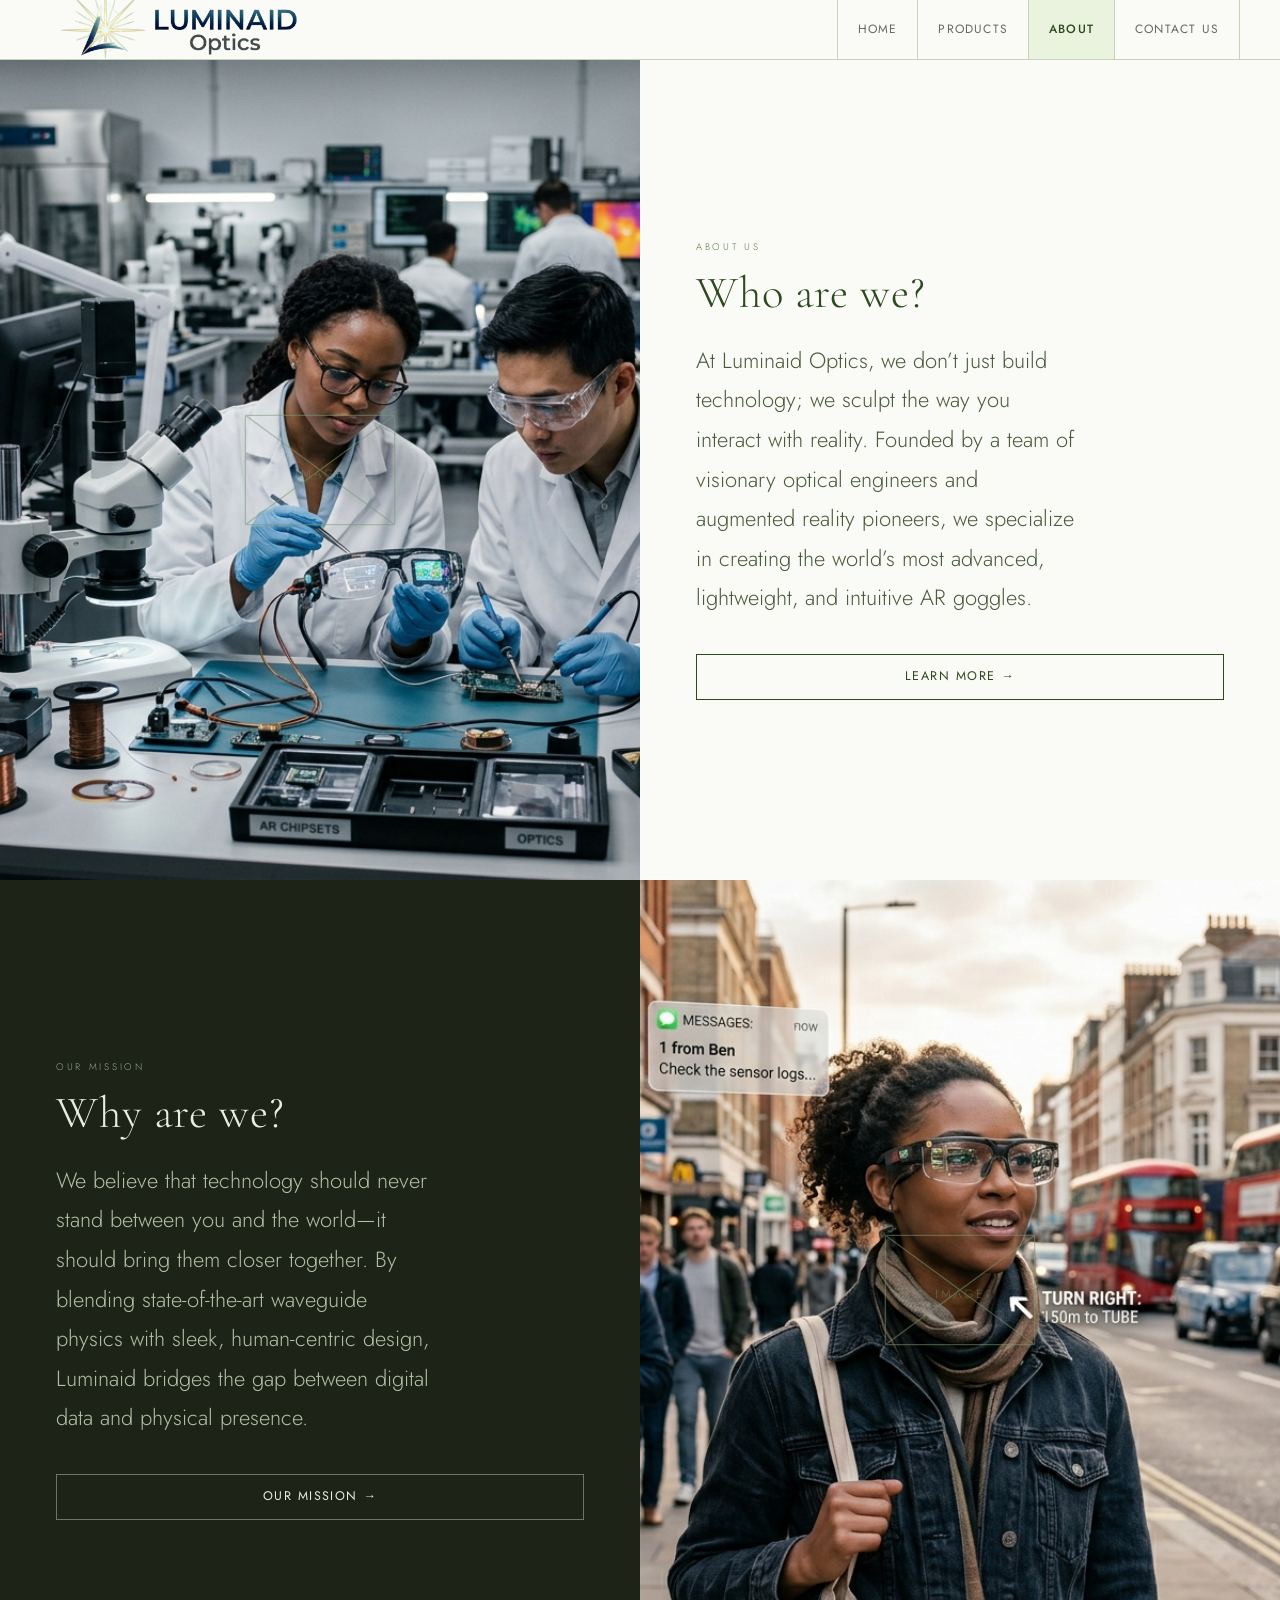
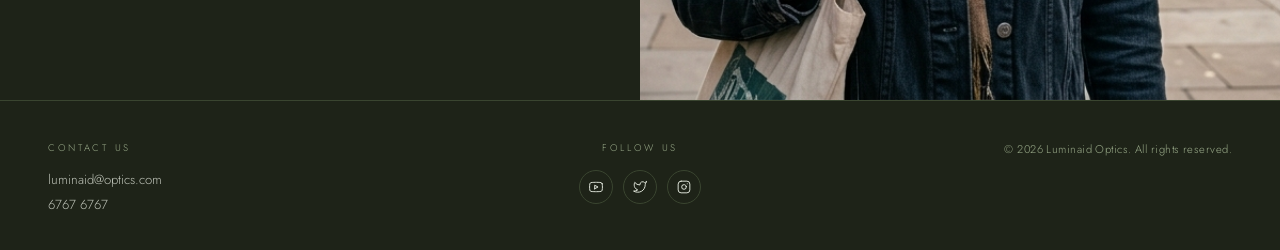
<file: aboutus.html>
<!DOCTYPE html>
<html lang="en">
<head>
  <meta charset="UTF-8"/>
  <meta name="viewport" content="width=device-width, initial-scale=1.0"/>
  <title>About — Luminaid optics</title>
  <link rel="preconnect" href="https://fonts.googleapis.com"/>
  <link href="https://fonts.googleapis.com/css2?family=Cormorant+Garamond:ital,wght@0,300;0,400;0,600;1,300;1,400&family=Jost:wght@300;400;500&display=swap" rel="stylesheet"/>
  <link rel="stylesheet" href="style.css"/>
</head>
<body>

  <!-- NAV -->
  <nav>
  <a href="index.html"><img src="images/Gemini_Generated_Image_uzxzguzxzguzxzgu-removebg-preview.png" alt="logo" class="logo-img"/></a>
    <ul class="nav-links">
      <li><a href="index.html">Home</a></li>
      <li><a href="products.html">Products</a></li>
      <li><a href="aboutus.html" class="active">About</a></li>
      <li><a href="contactus.html">Contact Us</a></li>
    </ul>
  </nav>

  <!-- SECTION 1: Who are we? -->
  <section class="split-section split-section--light">
    <div class="split-image split-image--sage">
      <div class="img-placeholder">
        <svg viewBox="0 0 120 90" fill="none" stroke="currentColor" stroke-width="1" xmlns="http://www.w3.org/2000/svg">
          <rect x="4" y="4" width="112" height="82" rx="1"/>
          <line x1="4" y1="4" x2="116" y2="86"/>
          <line x1="116" y1="4" x2="4" y2="86"/>
          <text x="50%" y="54%" dominant-baseline="middle" text-anchor="middle" font-family="Jost,sans-serif" font-size="9" letter-spacing="2" fill="currentColor" stroke="none">IMAGE</text>
        </svg>
      </div>
    </div>
    <div class="split-content split-content--right">
      <p class="about-label">About Us</p>
      <h2>Who are we?</h2>
      <p class="body-text">At Luminaid Optics, we don’t just build technology; we sculpt the way you interact with reality. Founded by a team of visionary optical engineers and augmented reality pioneers, we specialize in creating the world’s most advanced, lightweight, and intuitive AR goggles.</p>
      <a href="contactus.html" class="btn-outline">Learn more &rarr;</a>
    </div>
  </section>

  <!-- SECTION 2: Why are we? -->
  <section class="split-section split-section--dark">
    <div class="split-content split-content--left">
      <p class="about-label">Our Mission</p>
      <h2>Why are we?</h2>
      <p class="body-text">We believe that technology should never stand between you and the world—it should bring them closer together. By blending state-of-the-art waveguide physics with sleek, human-centric design, Luminaid bridges the gap between digital data and physical presence.</p>
      <a href="#" class="btn-outline">Our mission &rarr;</a>
    </div>
    <div class="split-image split-image--blue">
      <div class="img-placeholder">
        <svg viewBox="0 0 120 90" fill="none" stroke="currentColor" stroke-width="1" xmlns="http://www.w3.org/2000/svg">
          <rect x="4" y="4" width="112" height="82" rx="1"/>
          <line x1="4" y1="4" x2="116" y2="86"/>
          <line x1="116" y1="4" x2="4" y2="86"/>
          <text x="50%" y="54%" dominant-baseline="middle" text-anchor="middle" font-family="Jost,sans-serif" font-size="9" letter-spacing="2" fill="currentColor" stroke="none">IMAGE</text>
        </svg>
      </div>
    </div>
  </section>

  <!-- FOOTER -->
  <footer>
    <div class="footer-col">
      <p class="footer-label">Contact Us</p>
      <p class="footer-detail">luminaid@optics.com</p>
      <p class="footer-detail">6767 6767</p>
    </div>
    <div class="footer-col footer-col--center">
      <p class="footer-label">Follow Us</p>
      <div class="footer-social-icons">
        <a href="#" class="footer-social-icon" aria-label="YouTube">
          <svg viewBox="0 0 24 24" fill="none" stroke="currentColor" stroke-width="1.6" stroke-linecap="round" stroke-linejoin="round">
            <path d="M22.54 6.42a2.78 2.78 0 0 0-1.95-1.96C18.88 4 12 4 12 4s-6.88 0-8.59.46A2.78 2.78 0 0 0 1.46 6.42 29 29 0 0 0 1 12a29 29 0 0 0 .46 5.58 2.78 2.78 0 0 0 1.95 1.96C5.12 20 12 20 12 20s6.88 0 8.59-.46a2.78 2.78 0 0 0 1.95-1.96A29 29 0 0 0 23 12a29 29 0 0 0-.46-5.58z"/>
            <polygon points="9.75 15.02 15.5 12 9.75 8.98 9.75 15.02"/>
          </svg>
        </a>
        <a href="#" class="footer-social-icon" aria-label="Twitter">
          <svg viewBox="0 0 24 24" fill="none" stroke="currentColor" stroke-width="1.6" stroke-linecap="round" stroke-linejoin="round">
            <path d="M23 3a10.9 10.9 0 0 1-3.14 1.53 4.48 4.48 0 0 0-7.86 3v1A10.66 10.66 0 0 1 3 4s-4 9 5 13a11.64 11.64 0 0 1-7 2c9 5 20 0 20-11.5a4.5 4.5 0 0 0-.08-.83A7.72 7.72 0 0 0 23 3z"/>
          </svg>
        </a>
        <a href="#" class="footer-social-icon" aria-label="Instagram">
          <svg viewBox="0 0 24 24" fill="none" stroke="currentColor" stroke-width="1.6" stroke-linecap="round" stroke-linejoin="round">
            <rect x="2" y="2" width="20" height="20" rx="5" ry="5"/>
            <path d="M16 11.37A4 4 0 1 1 12.63 8 4 4 0 0 1 16 11.37z"/>
            <line x1="17.5" y1="6.5" x2="17.51" y2="6.5"/>
          </svg>
        </a>
      </div>
    </div>
    <div class="footer-col footer-col--right">
      <p class="footer-copyright">© 2026 Luminaid Optics. All rights reserved.</p>
    </div>
  </footer>

  <script>
    const observer = new IntersectionObserver((entries) => {
      entries.forEach(e => { if (e.isIntersecting) e.target.classList.add('visible'); });
    }, { threshold: 0.1 });
    document.querySelectorAll('.split-content, .split-image').forEach(el => observer.observe(el));
  </script>
</body>
</html>
</file>
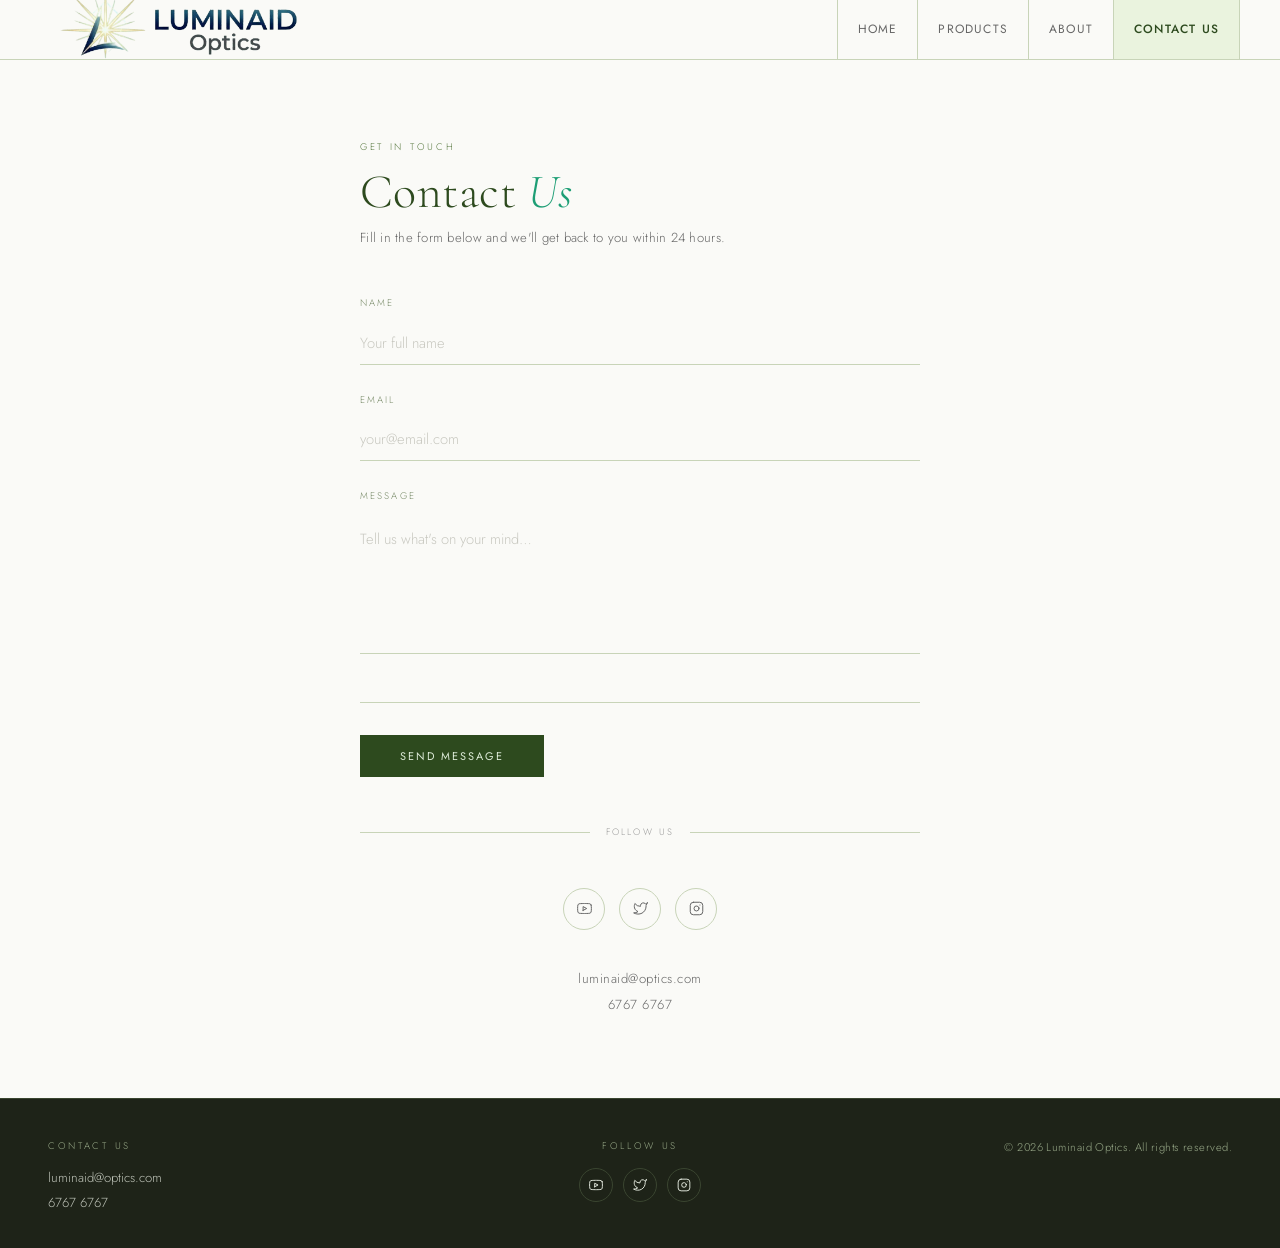
<file: contactus.html>
<!DOCTYPE html>
<html lang="en">
<head>
  <meta charset="UTF-8"/>
  <meta name="viewport" content="width=device-width, initial-scale=1.0"/>
  <title>Contact Us — Luminaid Optics</title>
  <link rel="preconnect" href="https://fonts.googleapis.com"/>
  <link href="https://fonts.googleapis.com/css2?family=Cormorant+Garamond:ital,wght@0,300;0,400;0,600;1,300;1,400&family=Jost:wght@300;400;500&display=swap" rel="stylesheet"/>
  <link rel="stylesheet" href="style.css"/>
  <style>

   
    @keyframes fadeUp {
      to { opacity: 1; transform: translateY(0); }
    }

  </style>
</head>
<body>

  <!-- NAV -->
  <nav>
    <a href="index.html"><img src="images/Gemini_Generated_Image_uzxzguzxzguzxzgu-removebg-preview.png" alt="logo" class="logo-img"/></a>
    <ul class="nav-links">
      <li><a href="index.html">Home</a></li>
      <li><a href="products_page.html">Products</a></li>
      <li><a href="aboutus.html">About</a></li>
      <li><a href="contactus.html" class="active">Contact Us</a></li>
    </ul>
  </nav>

  <!-- MAIN -->
  <div class="contact-page">
    <div class="contact-card">

      <p class="contact-eyebrow">Get in touch</p>
      <h1 class="contact-heading">Contact <em>Us</em></h1>
      <p class="contact-sub">Fill in the form below and we'll get back to you within 24 hours.</p>

      <!-- Name -->
      <div class="form-group">
        <label class="form-label" for="name">Name</label>
        <input class="form-input" type="text" id="name" placeholder="Your full name"/>
      </div>

      <!-- Email -->
      <div class="form-group">
        <label class="form-label" for="email">Email</label>
        <input class="form-input" type="email" id="email" placeholder="your@email.com"/>
      </div>

      <!-- Message -->
      <div class="form-group">
        <label class="form-label" for="message">Message</label>
        <textarea class="form-textarea" id="message" placeholder="Tell us what's on your mind…"></textarea>
      </div>

      <!-- Submit -->
      <div class="form-submit-row">
        <button class="btn-submit" onclick="handleSubmit()">Send message</button>
      </div>

      <div class="form-success" id="successMsg">
        <svg width="15" height="15" viewBox="0 0 24 24" fill="none" stroke="currentColor" stroke-width="2" stroke-linecap="round" stroke-linejoin="round"><polyline points="20 6 9 17 4 12"/></svg>
        Message sent — we'll be in touch soon.
      </div>

      <!-- Divider -->
      <div class="contact-divider"><span>Follow us</span></div>

      <!-- Social icons -->
      <div class="contact-socials">
        <a href="#" class="contact-social-btn" aria-label="YouTube">
          <svg viewBox="0 0 24 24" fill="none" stroke="currentColor" stroke-width="1.6" stroke-linecap="round" stroke-linejoin="round">
            <path d="M22.54 6.42a2.78 2.78 0 0 0-1.95-1.96C18.88 4 12 4 12 4s-6.88 0-8.59.46A2.78 2.78 0 0 0 1.46 6.42 29 29 0 0 0 1 12a29 29 0 0 0 .46 5.58 2.78 2.78 0 0 0 1.95 1.96C5.12 20 12 20 12 20s6.88 0 8.59-.46a2.78 2.78 0 0 0 1.95-1.96A29 29 0 0 0 23 12a29 29 0 0 0-.46-5.58z"/>
            <polygon points="9.75 15.02 15.5 12 9.75 8.98 9.75 15.02"/>
          </svg>
        </a>
        <a href="#" class="contact-social-btn" aria-label="Twitter">
          <svg viewBox="0 0 24 24" fill="none" stroke="currentColor" stroke-width="1.6" stroke-linecap="round" stroke-linejoin="round">
            <path d="M23 3a10.9 10.9 0 0 1-3.14 1.53 4.48 4.48 0 0 0-7.86 3v1A10.66 10.66 0 0 1 3 4s-4 9 5 13a11.64 11.64 0 0 1-7 2c9 5 20 0 20-11.5a4.5 4.5 0 0 0-.08-.83A7.72 7.72 0 0 0 23 3z"/>
          </svg>
        </a>
        <a href="#" class="contact-social-btn" aria-label="Instagram">
          <svg viewBox="0 0 24 24" fill="none" stroke="currentColor" stroke-width="1.6" stroke-linecap="round" stroke-linejoin="round">
            <rect x="2" y="2" width="20" height="20" rx="5" ry="5"/>
            <path d="M16 11.37A4 4 0 1 1 12.63 8 4 4 0 0 1 16 11.37z"/>
            <line x1="17.5" y1="6.5" x2="17.51" y2="6.5"/>
          </svg>
        </a>
      </div>

      <!-- Contact details -->
      <div class="contact-details">
        <p class="contact-detail-line">luminaid@optics.com</p>
        <p class="contact-detail-line">6767 6767</p>
      </div>

    </div>
  </div>

  <!-- FOOTER -->
  <footer>
    <div class="footer-col">
      <p class="footer-label">Contact Us</p>
      <p class="footer-detail">luminaid@optics.com</p>
      <p class="footer-detail">6767 6767</p>
    </div>
    <div class="footer-col footer-col--center">
      <p class="footer-label">Follow Us</p>
      <div class="footer-social-icons">
        <a href="#" class="footer-social-icon" aria-label="YouTube">
          <svg viewBox="0 0 24 24" fill="none" stroke="currentColor" stroke-width="1.6" stroke-linecap="round" stroke-linejoin="round">
            <path d="M22.54 6.42a2.78 2.78 0 0 0-1.95-1.96C18.88 4 12 4 12 4s-6.88 0-8.59.46A2.78 2.78 0 0 0 1.46 6.42 29 29 0 0 0 1 12a29 29 0 0 0 .46 5.58 2.78 2.78 0 0 0 1.95 1.96C5.12 20 12 20 12 20s6.88 0 8.59-.46a2.78 2.78 0 0 0 1.95-1.96A29 29 0 0 0 23 12a29 29 0 0 0-.46-5.58z"/>
            <polygon points="9.75 15.02 15.5 12 9.75 8.98 9.75 15.02"/>
          </svg>
        </a>
        <a href="#" class="footer-social-icon" aria-label="Twitter">
          <svg viewBox="0 0 24 24" fill="none" stroke="currentColor" stroke-width="1.6" stroke-linecap="round" stroke-linejoin="round">
            <path d="M23 3a10.9 10.9 0 0 1-3.14 1.53 4.48 4.48 0 0 0-7.86 3v1A10.66 10.66 0 0 1 3 4s-4 9 5 13a11.64 11.64 0 0 1-7 2c9 5 20 0 20-11.5a4.5 4.5 0 0 0-.08-.83A7.72 7.72 0 0 0 23 3z"/>
          </svg>
        </a>
        <a href="#" class="footer-social-icon" aria-label="Instagram">
          <svg viewBox="0 0 24 24" fill="none" stroke="currentColor" stroke-width="1.6" stroke-linecap="round" stroke-linejoin="round">
            <rect x="2" y="2" width="20" height="20" rx="5" ry="5"/>
            <path d="M16 11.37A4 4 0 1 1 12.63 8 4 4 0 0 1 16 11.37z"/>
            <line x1="17.5" y1="6.5" x2="17.51" y2="6.5"/>
          </svg>
        </a>
      </div>
    </div>
    <div class="footer-col footer-col--right">
      <p class="footer-copyright">© 2026 Luminaid Optics. All rights reserved.</p>
    </div>
  </footer>

  <script>
    function handleSubmit() {
      const name    = document.getElementById('name').value.trim();
      const email   = document.getElementById('email').value.trim();
      const message = document.getElementById('message').value.trim();
      const fields  = [
        { id: 'name',    val: name },
        { id: 'email',   val: email },
        { id: 'message', val: message }
      ];
      let valid = true;
      fields.forEach(({ id, val }) => {
        const el = document.getElementById(id);
        if (!val) {
          el.style.borderBottomColor = '#c0392b';
          valid = false;
          setTimeout(() => el.style.borderBottomColor = '', 2000);
        }
      });
      if (!valid) return;
      document.getElementById('successMsg').classList.add('visible');
      fields.forEach(({ id }) => { document.getElementById(id).value = ''; });
    }
  </script>
</body>
</html>
</file>
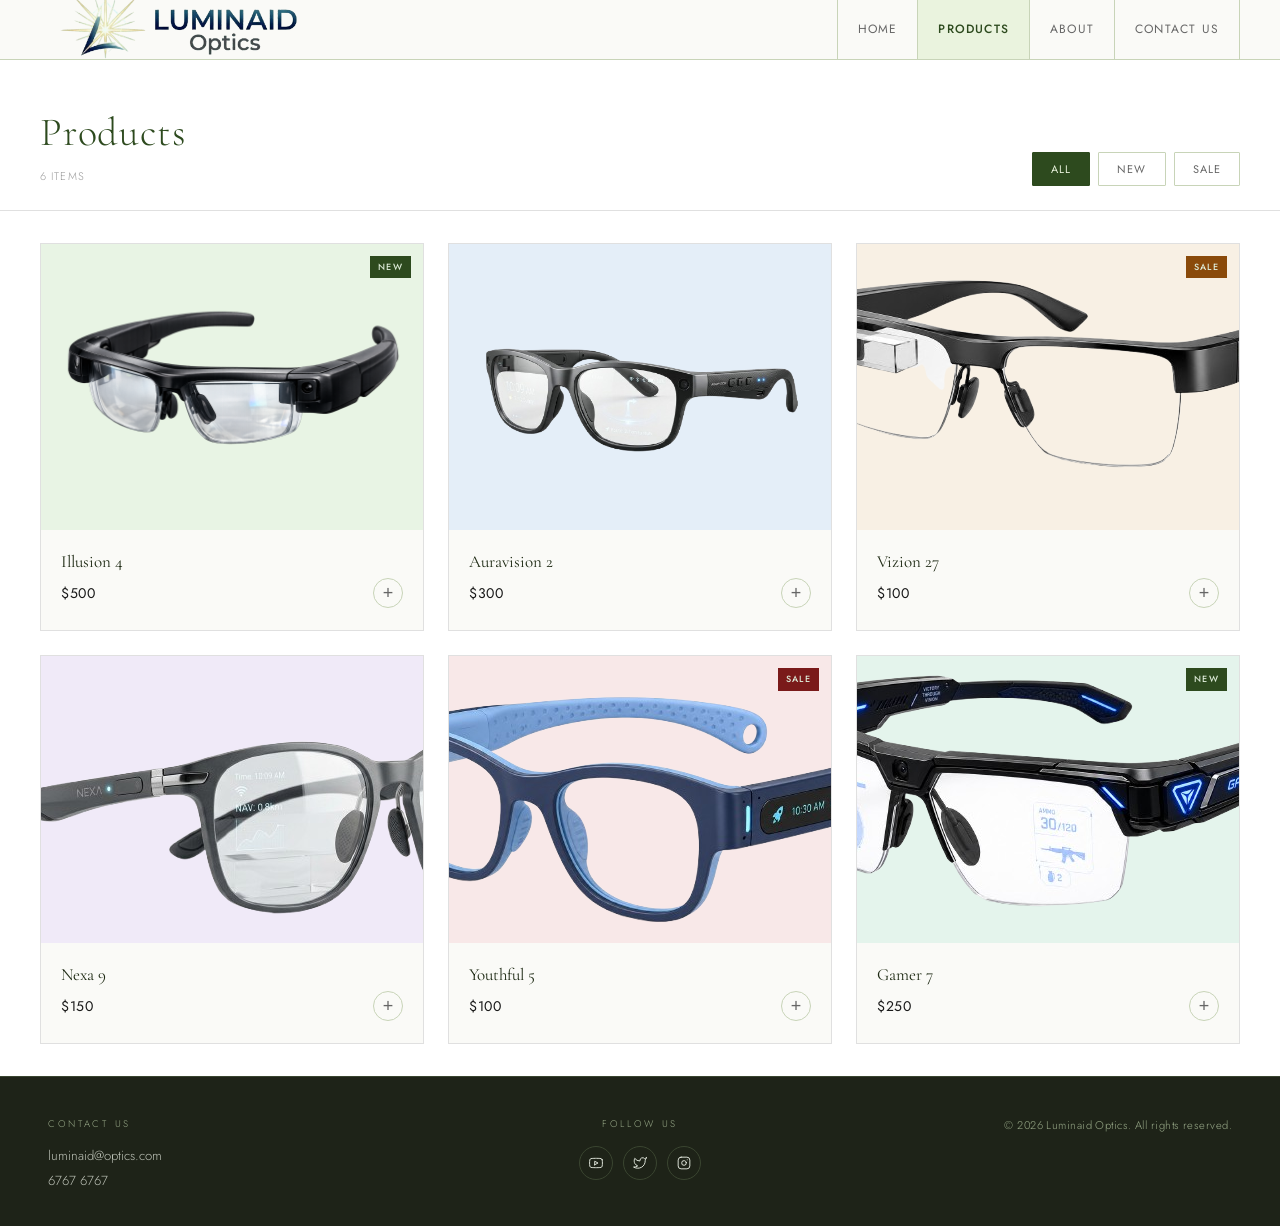
<file: products.html>
<!DOCTYPE html>
<html lang="en">
<head>
  <meta charset="UTF-8"/>
  <meta name="viewport" content="width=device-width, initial-scale=1.0"/>
  <title>Products — Luminaid Optics</title>
  <link rel="preconnect" href="https://fonts.googleapis.com"/>
  <link href="https://fonts.googleapis.com/css2?family=Cormorant+Garamond:ital,wght@0,300;0,400;0,600;1,300;1,400&family=Jost:wght@300;400;500&display=swap" rel="stylesheet"/>
  <link rel="stylesheet" href="style.css"/>
</head>
<body>

  <!-- NAV -->
  <nav>
    <a href="index.html"><img src="images/Gemini_Generated_Image_uzxzguzxzguzxzgu-removebg-preview.png" alt="logo" class="logo-img"/></a>
    <ul class="nav-links">
      <li><a href="index.html">Home</a></li>
      <li><a href="products.html" class="active">Products</a></li>
      <li><a href="aboutus.html">About</a></li>
      <li><a href="contactus.html">Contact Us</a></li>
    </ul>
  </nav>

  <!-- PAGE HEADER -->
  <div class="page-header">
    <div>
      <h1>Products</h1>
      <span class="item-count">6 items</span>
    </div>
    <div class="filter-row">
      <button class="filter-btn active" onclick="setFilter(this)">All</button>
      <button class="filter-btn" onclick="setFilter(this)">New</button>
      <button class="filter-btn" onclick="setFilter(this)">Sale</button>
    </div>
  </div>

  <!-- PRODUCT GRID -->
  <div class="product-grid">

    <div class="product-card">
      <div class="card-img-wrap">
        <div class="card-img-bg c1">
          <img src="images/ChatGPT Image May 28, 2026, 12_40_54 PM.png" alt="illusion4" width="100%"> 
          <svg width="80" height="80" viewBox="0 0 80 80"><rect x="0" y="0" width="80" height="80" fill="none" stroke="#3B6D11" stroke-width="1.5"/><line x1="0" y1="0" x2="80" y2="80" stroke="#3B6D11" stroke-width="1.5"/><line x1="80" y1="0" x2="0" y2="80" stroke="#3B6D11" stroke-width="1.5"/></svg>
        </div>
        <span class="card-badge">New</span>
      </div>
      <div class="card-body">
        <div class="card-name">Illusion 4</div>
        <div class="card-footer-row">
          <span class="card-price">$500</span>
          <button class="card-add" aria-label="Add to cart">+</button>
        </div>
      </div>
    </div>

    <div class="product-card">
      <div class="card-img-wrap">
        <div class="card-img-bg c2">
          <img src="images/Gemini_Generated_Image_4kjln04kjln04kjl-removebg-preview.png" alt="auravision2" width="100%">
          <svg width="80" height="80" viewBox="0 0 80 80"><rect x="0" y="0" width="80" height="80" fill="none" stroke="#185FA5" stroke-width="1.5"/><line x1="0" y1="0" x2="80" y2="80" stroke="#185FA5" stroke-width="1.5"/><line x1="80" y1="0" x2="0" y2="80" stroke="#185FA5" stroke-width="1.5"/></svg>
        </div>
      </div>
      <div class="card-body">
        <div class="card-name">Auravision 2</div>
        <div class="card-footer-row">
          <span class="card-price">$300</span>
          <button class="card-add" aria-label="Add to cart">+</button>
        </div>
      </div>
    </div>

    <div class="product-card">
      <div class="card-img-wrap">
        <div class="card-img-bg c3">
          <img src="images/ChatGPT_Image_May_29__2026__03_30_13_PM-removebg-preview.png" alt="nexa27">
          <svg width="80" height="80" viewBox="0 0 80 80"><rect x="0" y="0" width="80" height="80" fill="none" stroke="#BA7517" stroke-width="1.5"/><line x1="0" y1="0" x2="80" y2="80" stroke="#BA7517" stroke-width="1.5"/><line x1="80" y1="0" x2="0" y2="80" stroke="#BA7517" stroke-width="1.5"/></svg>
        </div>
        <span class="card-badge" style="background:#8a4a0a;">Sale</span>
      </div>
      <div class="card-body">
        <div class="card-name">Vizion 27</div>
        <div class="card-footer-row">
          <span class="card-price">$100</span>
          <button class="card-add" aria-label="Add to cart">+</button>
        </div>
      </div>
    </div>

    <div class="product-card">
      <div class="card-img-wrap">
        <div class="card-img-bg c4">
          <img src="images/Gemini_Generated_Image_gnw71bgnw71bgnw7-removebg-preview.png" alt="nexa9">
          <svg width="80" height="80" viewBox="0 0 80 80"><rect x="0" y="0" width="80" height="80" fill="none" stroke="#7B3FA5" stroke-width="1.5"/><line x1="0" y1="0" x2="80" y2="80" stroke="#7B3FA5" stroke-width="1.5"/><line x1="80" y1="0" x2="0" y2="80" stroke="#7B3FA5" stroke-width="1.5"/></svg>
        </div>
      </div>
      <div class="card-body">
        <div class="card-name">Nexa 9</div>
        <div class="card-footer-row">
          <span class="card-price">$150</span>
          <button class="card-add" aria-label="Add to cart">+</button>
        </div>
      </div>
    </div>

    <div class="product-card">
      <div class="card-img-wrap">
        <div class="card-img-bg c5">
          <img src="images/ChatGPT_Image_May_29__2026__03_52_31_PM-removebg-preview.png" alt="youthful5">
          <svg width="80" height="80" viewBox="0 0 80 80"><rect x="0" y="0" width="80" height="80" fill="none" stroke="#A53B3B" stroke-width="1.5"/><line x1="0" y1="0" x2="80" y2="80" stroke="#A53B3B" stroke-width="1.5"/><line x1="80" y1="0" x2="0" y2="80" stroke="#A53B3B" stroke-width="1.5"/></svg>
        </div>
        <span class="card-badge" style="background:#7a1a1a;">Sale</span>
      </div>
      <div class="card-body">
        <div class="card-name">Youthful 5</div>
        <div class="card-footer-row">
          <span class="card-price">$100</span>
          <button class="card-add" aria-label="Add to cart">+</button>
        </div>
      </div>
    </div>

    <div class="product-card">
      <div class="card-img-wrap">
        <div class="card-img-bg c6">
          <img src="images/0e8e0bfe-3afb-4ff0-b8b9-c49d86decf48-removebg-preview.png" alt="Gamer7">
          <svg width="80" height="80" viewBox="0 0 80 80"><rect x="0" y="0" width="80" height="80" fill="none" stroke="#2E7D32" stroke-width="1.5"/><line x1="0" y1="0" x2="80" y2="80" stroke="#2E7D32" stroke-width="1.5"/><line x1="80" y1="0" x2="0" y2="80" stroke="#2E7D32" stroke-width="1.5"/></svg>
        </div>
        <span class="card-badge">New</span>
      </div>
      <div class="card-body">
        <div class="card-name">Gamer 7</div>
        <div class="card-footer-row">
          <span class="card-price">$250</span>
          <button class="card-add" aria-label="Add to cart">+</button>
        </div>
      </div>
    </div>

  </div>

  <!-- FOOTER -->
  <footer>
    <div class="footer-col">
      <p class="footer-label">Contact Us</p>
      <p class="footer-detail">luminaid@optics.com</p>
      <p class="footer-detail">6767 6767</p>
    </div>
    <div class="footer-col footer-col--center">
      <p class="footer-label">Follow Us</p>
      <div class="footer-social-icons">
        <a href="#" class="footer-social-icon" aria-label="YouTube">
          <svg viewBox="0 0 24 24" fill="none" stroke="currentColor" stroke-width="1.6" stroke-linecap="round" stroke-linejoin="round">
            <path d="M22.54 6.42a2.78 2.78 0 0 0-1.95-1.96C18.88 4 12 4 12 4s-6.88 0-8.59.46A2.78 2.78 0 0 0 1.46 6.42 29 29 0 0 0 1 12a29 29 0 0 0 .46 5.58 2.78 2.78 0 0 0 1.95 1.96C5.12 20 12 20 12 20s6.88 0 8.59-.46a2.78 2.78 0 0 0 1.95-1.96A29 29 0 0 0 23 12a29 29 0 0 0-.46-5.58z"/>
            <polygon points="9.75 15.02 15.5 12 9.75 8.98 9.75 15.02"/>
          </svg>
        </a>
        <a href="#" class="footer-social-icon" aria-label="Twitter">
          <svg viewBox="0 0 24 24" fill="none" stroke="currentColor" stroke-width="1.6" stroke-linecap="round" stroke-linejoin="round">
            <path d="M23 3a10.9 10.9 0 0 1-3.14 1.53 4.48 4.48 0 0 0-7.86 3v1A10.66 10.66 0 0 1 3 4s-4 9 5 13a11.64 11.64 0 0 1-7 2c9 5 20 0 20-11.5a4.5 4.5 0 0 0-.08-.83A7.72 7.72 0 0 0 23 3z"/>
          </svg>
        </a>
        <a href="#" class="footer-social-icon" aria-label="Instagram">
          <svg viewBox="0 0 24 24" fill="none" stroke="currentColor" stroke-width="1.6" stroke-linecap="round" stroke-linejoin="round">
            <rect x="2" y="2" width="20" height="20" rx="5" ry="5"/>
            <path d="M16 11.37A4 4 0 1 1 12.63 8 4 4 0 0 1 16 11.37z"/>
            <line x1="17.5" y1="6.5" x2="17.51" y2="6.5"/>
          </svg>
        </a>
      </div>
    </div>
    <div class="footer-col footer-col--right">
      <p class="footer-copyright">© 2026 Luminaid Optics. All rights reserved.</p>
    </div>
  </footer>

  <script>
    function setFilter(btn) {
      document.querySelectorAll('.filter-btn').forEach(b => b.classList.remove('active'));
      btn.classList.add('active');
    }
  </script>
</body>
</html>
</file>
<file: style.css>
/* ═══════════════════════════════════════════════════════
   STUDiO — studio.css  (unified stylesheet)
   ═══════════════════════════════════════════════════════ */

/* ── Reset ── */
*, *::before, *::after {
  margin: 0;
  padding: 0;
  box-sizing: border-box;
}

/* ── Design tokens ── */
:root {
  /* Greens */
  --forest:       #2d4a1e;
  --forest-mid:   #3d5e2a;
  --green-dark:   #3b6d11;
  --green-mid:    #1d9e75;
  --green-muted:  #639922;
  --moss:         #5a7a42;
  --sage-light:   #ddebd8;
  --green-light:  #eaf3de;
  /* Darks */
  --dark-bg:      #1e2318;
  --dark-panel:   #252b1e;
  /* Lights */
  --warm-white:   #fafaf7;
  --bg:           #ffffff;
  --bg-soft:      #f9f9f9;
  /* Text */
  --text-primary: #1a1a1a;
  --text-dark:    #1e2a14;
  --text-light:   #e8ede2;
  --text-muted:   #666;
  --text-faint:   #999;
  --muted-dark:   #7a8c6a;
  --muted-light:  #9aab8a;
  /* Borders */
  --border:       #e0e0e0;
  --border-sage:  #c8d4b8;
  --border-dark:  #3a4530;
}

/* ── Base ── */
html { scroll-behavior: smooth; }

body {
  font-family: 'Jost', sans-serif;
  font-weight: 300;
  background: var(--bg);
  color: var(--text-primary);
  line-height: 1.6;
  overflow-x: hidden;
}


/* ═══════════════════════════════════════════════════════
   NAV  (shared across all pages)
   ═══════════════════════════════════════════════════════ */
nav {
  display: flex;
  align-items: center;
  justify-content: space-between;
  padding: 0 40px;
  height: 60px;
  background: var(--warm-white);
  border-bottom: 0.5px solid var(--border-sage);
  position: sticky;
  top: 0;
  z-index: 100;
}

.nav-links {
  display: flex;
  list-style: none;
}

.nav-links li a {
  display: block;
  padding: 0 20px;
  line-height: 59px;
  font-family: 'Jost', sans-serif;
  font-size: 12px;
  font-weight: 400;
  letter-spacing: 0.1em;
  text-transform: uppercase;
  color: var(--text-muted);
  text-decoration: none;
  border-left: 0.5px solid var(--border-sage);
  transition: color 0.2s, background 0.2s;
}

.nav-links li:last-child a {
  border-right: 0.5px solid var(--border-sage);
}

.nav-links li a:hover {
  color: var(--forest);
  background: var(--sage-light);
}

.nav-links li a.active {
  color: var(--forest);
  background: var(--green-light);
  font-weight: 500;
}


/* ═══════════════════════════════════════════════════════
   FOOTER  (shared across all pages)
   ═══════════════════════════════════════════════════════ */
footer {
  display: grid;
  grid-template-columns: 1fr 1fr 1fr;
  align-items: start;
  padding: 40px 48px 32px;
  background: var(--dark-bg);
  border-top: 1px solid var(--border-dark);
  gap: 24px;
}

.footer-col { display: flex; flex-direction: column; }
.footer-col--center { align-items: center; text-align: center; }
.footer-col--right  { align-items: flex-end; text-align: right; }

.footer-label {
  font-size: 0.6rem;
  letter-spacing: 0.28em;
  text-transform: uppercase;
  color: var(--muted-light);
  margin-bottom: 12px;
}

.footer-detail {
  font-size: 0.82rem;
  color: var(--text-light);
  line-height: 1.9;
  opacity: 0.8;
}

.footer-social-icons {
  display: flex;
  gap: 10px;
  margin-top: 2px;
}

.footer-social-icon {
  width: 34px;
  height: 34px;
  border-radius: 50%;
  border: 1px solid var(--border-dark);
  display: flex;
  align-items: center;
  justify-content: center;
  color: var(--text-light);
  text-decoration: none;
  transition: background 0.2s, border-color 0.2s, transform 0.2s;
}

.footer-social-icon:hover {
  background: var(--border-dark);
  border-color: var(--muted-light);
  transform: translateY(-2px);
}

.footer-social-icon svg {
  width: 14px;
  height: 14px;
}

.logo-img {
  height: 280px;
  width: auto;
  display: block;
}

.footer-logo-img {
  height: 28px;
  width: auto;
  display: block;
  /* if your logo is dark, invert it to show on the dark footer: */
  filter: brightness(0) invert(1);
}


.footer-copyright {
  font-size: 0.7rem;
  color: var(--muted-light);
  letter-spacing: 0.04em;
}


/* ═══════════════════════════════════════════════════════
   HOME PAGE  (index.html)
   ═══════════════════════════════════════════════════════ */

/* Hero */
.hero {
  position: relative;
  height: 340px;
  display: flex;
  align-items: center;
  justify-content: center;
  overflow: hidden;
  padding: 0 40px;
}

.hero-video {
  position: absolute;
  inset: 0;
  width: 100%;
  height: 100%;
  object-fit: cover;
  object-position: center;
  z-index: 0;
}

.hero-overlay {
  position: absolute;
  inset: 0;
  background: rgba(20, 35, 10, 0.45); /* dark green tint — adjust opacity to taste */
  z-index: 1;
}

.hero-content {
  position: relative;
  z-index: 2;
  text-align: center;
}

.hero::before {
  content: '';
  position: absolute;
  inset: 0;
  background: linear-gradient(
    to bottom right,
    transparent calc(50% - 0.4px),
    rgba(93, 147, 40, 0.35) calc(50% - 0.4px),
    rgba(93, 147, 40, 0.35) calc(50% + 0.4px),
    transparent calc(50% + 0.4px)
  );
  pointer-events: none;
}

.hero::after {
  content: '';
  position: absolute;
  inset: 0;
  background: linear-gradient(
    to bottom left,
    transparent calc(50% - 0.4px),
    rgba(93, 147, 40, 0.35) calc(50% - 0.4px),
    rgba(93, 147, 40, 0.35) calc(50% + 0.4px),
    transparent calc(50% + 0.4px)
  );
  pointer-events: none;
}

.hero-content {
  position: relative;
  z-index: 2;
  text-align: center;
}

.hero-content h1 {
  font-family: 'Cormorant Garamond', serif;
  font-size: 52px;
  font-weight: 300;
  color: #eaf3de;
  letter-spacing: 0.02em;
  line-height: 1.1;
}

.hero-sub {
  margin-top: 10px;
  font-size: 11px;
  font-weight: 400;
  color: #a8c97a;
  letter-spacing: 0.2em;
  text-transform: uppercase;
}

.btn-primary {
  display: inline-block;
  margin-top: 24px;
  padding: 11px 30px;
  background: var(--forest);
  color: var(--green-light);
  font-family: 'Jost', sans-serif;
  font-size: 12px;
  font-weight: 400;
  letter-spacing: 0.12em;
  text-transform: uppercase;
  text-decoration: none;
  border-radius: 1px;
  transition: background 0.2s;
}

.btn-primary:hover {
  background: var(--green-dark);
}

/* 3D Viewer Section */
.viewer-section {
  border: 40px solid var(--border);
  border-radius: 8px;
  border-color: white;
}

.section-label {
  font-size: 15px;
  font-weight: 400;
  letter-spacing: 0.2em;
  text-transform: uppercase;
  color: black;
  padding: 20px 40px 0;
}

.viewer-outer {
  position: relative;
  width: 100%;
  height: 520px;
  background: #0e1612;
  overflow: hidden;
}

#viewer-canvas {
  display: block;
  width: 100%;
  height: 100%;
}

.viewer-hint {
  position: absolute;
  bottom: 18px;
  left: 50%;
  transform: translateX(-50%);
  display: flex;
  gap: 20px;
  pointer-events: none;
}

.hint-pill {
  display: flex;
  align-items: center;
  gap: 6px;
  padding: 5px 12px;
  background: rgba(255,255,255,0.06);
  border: 0.5px solid rgba(255,255,255,0.12);
  border-radius: 20px;
  font-size: 11px;
  font-weight: 300;
  letter-spacing: 0.08em;
  color: rgba(255,255,255,0.45);
}

.hint-pill svg {
  width: 13px;
  height: 13px;
  opacity: 0.5;
}


/* ═══════════════════════════════════════════════════════
   PRODUCTS PAGE  (products_page.html)
   ═══════════════════════════════════════════════════════ */

/* Page Header */
.page-header {
  padding: 40px 40px 24px;
  border-bottom: 0.5px solid var(--border);
  display: flex;
  align-items: flex-end;
  justify-content: space-between;
}

.page-header h1 {
  font-family: 'Cormorant Garamond', serif;
  font-size: 40px;
  font-weight: 300;
  color: var(--forest);
  letter-spacing: 0.02em;
}

.page-header .item-count {
  font-size: 11px;
  color: var(--text-faint);
  letter-spacing: 0.1em;
  display: block;
  margin-top: 4px;
  text-transform: uppercase;
}

/* Filter Buttons */
.filter-row {
  display: flex;
  gap: 8px;
}

.filter-btn {
  padding: 8px 18px;
  font-size: 11px;
  font-family: 'Jost', sans-serif;
  font-weight: 400;
  letter-spacing: 0.1em;
  text-transform: uppercase;
  border: 0.5px solid var(--border-sage);
  background: transparent;
  color: var(--text-muted);
  cursor: pointer;
  border-radius: 1px;
  transition: all 0.15s;
}

.filter-btn.active,
.filter-btn:hover {
  background: var(--forest);
  color: var(--green-light);
  border-color: var(--forest);
}

/* Product Grid */
.product-grid {
  display: grid;
  grid-template-columns: repeat(3, 1fr);
  gap: 1px;
  padding: 32px 40px;
  gap: 24px;
}

.product-card {
  border: 0.5px solid var(--border);
  cursor: pointer;
  overflow: hidden;
  transition: box-shadow 0.2s;
  background: var(--warm-white);
}

.product-card:hover {
  box-shadow: 0 6px 24px rgba(45,74,30,0.1);
}

/* Card Image */
.card-img-wrap {
  position: relative;
  aspect-ratio: 4 / 3;
  overflow: hidden;
}

.card-img-bg {
  position: absolute;
  inset: 0;
  display: flex;
  align-items: center;
  justify-content: center;
}

.card-img-bg svg { opacity: 0.18; }

.c1 { background: #e8f4e4; }
.c2 { background: #e4eef8; }
.c3 { background: #f8f0e4; }
.c4 { background: #f0eaf8; }
.c5 { background: #f8e8e8; }
.c6 { background: #e4f4ec; }

/* Card Badge */
.card-badge {
  position: absolute;
  top: 12px;
  right: 12px;
  font-size: 9px;
  font-weight: 500;
  letter-spacing: 0.14em;
  text-transform: uppercase;
  padding: 4px 8px;
  background: var(--forest);
  color: var(--sage-light);
}

/* Card Body */
.card-body {
  padding: 18px 20px 22px;
}

.card-name {
  font-family: 'Cormorant Garamond', serif;
  font-size: 17px;
  font-weight: 400;
  color: var(--text-dark);
  margin-bottom: 3px;
}

.card-sub {
  font-size: 10px;
  color: var(--text-faint);
  letter-spacing: 0.12em;
  text-transform: uppercase;
  margin-bottom: 14px;
}

.card-footer-row {
  display: flex;
  align-items: center;
  justify-content: space-between;
}

.card-price {
  font-family: 'Jost', sans-serif;
  font-size: 14px;
  font-weight: 400;
  letter-spacing: 0.04em;
  color: var(--text-primary);
}

.card-add {
  width: 30px;
  height: 30px;
  border-radius: 50%;
  border: 0.5px solid var(--border-sage);
  background: transparent;
  display: flex;
  align-items: center;
  justify-content: center;
  cursor: pointer;
  color: var(--text-muted);
  font-size: 18px;
  line-height: 1;
  transition: background 0.15s, border-color 0.15s, color 0.15s;
}

.card-add:hover {
  background: var(--forest);
  border-color: var(--forest);
  color: var(--sage-light);
}


/* ═══════════════════════════════════════════════════════
   ABOUT PAGE  (aboutus.html)
   ═══════════════════════════════════════════════════════ */

/* Split sections */
.split-section {
  display: grid;
  grid-template-columns: 1fr 1fr;
  min-height: 820px;
}

.split-section--light { background: var(--warm-white); }
.split-section--dark  { background: var(--dark-bg); }

/* Image panels */
.split-image {
  display: flex;
  align-items: center;
  justify-content: center;
  background-size: cover;
  background-position: center;
}

.split-image--sage { background-image: url(images/Gemini_Generated_Image_nrbyodnrbyodnrby.png); }
.split-image--blue { background-image: url(images/Gemini_Generated_Image_fwxg7gfwxg7gfwxg.png); }

.img-placeholder {
  width: 160px;
  height: 120px;
  color: #7a9a72;
  opacity: 0.5;
}

.img-placeholder svg { width: 100%; height: 100%; }

/* Content panels */
.split-content {
  display: flex;
  flex-direction: column;
  justify-content: center;
  padding: 64px 56px;
}

.split-section--light .split-content { color: var(--text-dark); }
.split-section--dark  .split-content { color: var(--text-light); }

.about-label {
  font-size: 0.6rem;
  letter-spacing: 0.28em;
  text-transform: uppercase;
  margin-bottom: 14px;
}

.split-section--light .about-label { color: var(--moss); }
.split-section--dark  .about-label { color: var(--muted-light); }

.split-content h2 {
  font-family: 'Cormorant Garamond', serif;
  font-weight: 300;
  font-size: clamp(2rem, 3.5vw, 2.8rem);
  line-height: 1.1;
  letter-spacing: 0.02em;
  margin-bottom: 22px;
}

.split-section--light .split-content h2 { color: var(--forest); }
.split-section--dark  .split-content h2 { color: var(--text-light); }

.body-text {
  font-size: 22px;
  line-height: 1.8;
  margin-bottom: 36px;
  max-width: 380px;
}

.split-section--light .body-text { color: #4a5a3a; }
.split-section--dark  .body-text { color: #b0bfa4; }

.body-text strong { font-weight: 500; }

/* Buttons */
.btn-outline {
  display: inline-block;
  padding: 12px 24px;
  font-family: 'Jost', sans-serif;
  font-size: 0.78rem;
  font-weight: 400;
  letter-spacing: 0.12em;
  text-transform: uppercase;
  text-decoration: none;
  cursor: pointer;
  transition: background 0.25s, color 0.25s;
  align-self: stretch;
  text-align: center;
}

.split-section--light .btn-outline {
  border: 1px solid var(--forest);
  color: var(--forest);
  background: transparent;
}
.split-section--light .btn-outline:hover {
  background: var(--forest);
  color: #fff;
}

.split-section--dark .btn-outline {
  border: 1px solid rgba(232,237,226,0.4);
  color: var(--text-light);
  background: transparent;
}
.split-section--dark .btn-outline:hover {
  background: var(--text-light);
  color: var(--dark-bg);
}

/* About page animations */
.split-content,
.split-image {
  opacity: 0;
  transform: translateY(28px);
  transition: opacity 0.75s ease, transform 0.75s ease;
}
.split-content.visible,
.split-image.visible {
  opacity: 1;
  transform: translateY(0);
}
.split-image { transition-delay: 0.12s; }

 .contact-page {
      min-height: calc(100vh - 60px - 160px);
      background: var(--warm-white);
      display: flex;
      align-items: center;
      justify-content: center;
      padding: 80px 40px;
    }

    .contact-card {
      width: 100%;
      max-width: 560px;
    }

    /* heading */
    .contact-eyebrow {
      font-size: 0.6rem;
      letter-spacing: 0.28em;
      text-transform: uppercase;
      color: var(--moss);
      margin-bottom: 12px;
    }

    .contact-heading {
      font-family: 'Cormorant Garamond', serif;
      font-size: clamp(2.2rem, 4vw, 3rem);
      font-weight: 300;
      color: var(--forest);
      line-height: 1.08;
      letter-spacing: 0.01em;
      margin-bottom: 8px;
    }

    .contact-heading em {
      font-style: italic;
      color: var(--green-mid);
    }

    .contact-sub {
      font-size: 0.82rem;
      font-weight: 300;
      color: var(--text-muted);
      margin-bottom: 48px;
      letter-spacing: 0.02em;
    }

    /* form fields */
    .form-group {
      margin-bottom: 28px;
    }

    .form-label {
      display: block;
      font-size: 0.6rem;
      letter-spacing: 0.22em;
      text-transform: uppercase;
      color: var(--muted-dark);
      margin-bottom: 10px;
    }

    .form-input,
    .form-textarea {
      width: 100%;
      background: transparent;
      border: none;
      border-bottom: 0.5px solid var(--border-sage);
      padding: 10px 0;
      font-family: 'Jost', sans-serif;
      font-size: 0.92rem;
      font-weight: 300;
      color: var(--text-dark);
      outline: none;
      transition: border-color 0.2s;
      border-radius: 0;
      -webkit-appearance: none;
    }

    .form-input::placeholder,
    .form-textarea::placeholder {
      color: #c8c8c0;
      font-weight: 300;
    }

    .form-input:focus {
      border-bottom-color: var(--forest);
    }

    .form-textarea {
      resize: none;
      height: 140px;
      border: 0.5px solid var(--border-sage);
      padding: 14px 0 14px 0;
      border-left: none;
      border-right: none;
      border-top: none;
      transition: border-color 0.2s;
    }

    .form-textarea:focus {
      border-bottom-color: var(--forest);
    }

    /* submit row */
    .form-submit-row {
      display: flex;
      align-items: center;
      justify-content: space-between;
      margin-top: 40px;
      padding-top: 32px;
      border-top: 0.5px solid var(--border-sage);
    }

    .btn-submit {
      padding: 13px 40px;
      background: var(--forest);
      color: var(--sage-light);
      font-family: 'Jost', sans-serif;
      font-size: 11px;
      font-weight: 400;
      letter-spacing: 0.18em;
      text-transform: uppercase;
      border: none;
      cursor: pointer;
      transition: background 0.2s, transform 0.15s;
    }

    .btn-submit:hover {
      background: var(--green-dark);
      transform: translateY(-1px);
    }

    .btn-submit:active { transform: translateY(0); }

    /* divider */
    .contact-divider {
      display: flex;
      align-items: center;
      gap: 16px;
      margin: 48px 0;
    }

    .contact-divider::before,
    .contact-divider::after {
      content: '';
      flex: 1;
      height: 0.5px;
      background: var(--border-sage);
    }

    .contact-divider span {
      font-size: 0.58rem;
      letter-spacing: 0.22em;
      text-transform: uppercase;
      color: var(--text-faint);
      white-space: nowrap;
    }

    /* social icons */
    .contact-socials {
      display: flex;
      justify-content: center;
      gap: 14px;
      margin-bottom: 36px;
    }

    .contact-social-btn {
      width: 42px;
      height: 42px;
      border-radius: 50%;
      border: 0.5px solid var(--border-sage);
      display: flex;
      align-items: center;
      justify-content: center;
      color: var(--text-muted);
      text-decoration: none;
      transition: border-color 0.2s, color 0.2s, transform 0.2s;
    }

    .contact-social-btn:hover {
      border-color: var(--forest);
      color: var(--forest);
      transform: translateY(-2px);
    }

    .contact-social-btn svg { width: 15px; height: 15px; }

    /* contact details */
    .contact-details {
      text-align: center;
    }

    .contact-detail-line {
      font-size: 0.82rem;
      font-weight: 300;
      color: var(--text-muted);
      letter-spacing: 0.04em;
      line-height: 2;
    }

    /* success */
    .form-success {
      display: none;
      align-items: center;
      gap: 10px;
      margin-top: 20px;
      padding: 13px 16px;
      border: 0.5px solid var(--border-sage);
      background: var(--green-light);
      font-size: 0.78rem;
      color: var(--forest);
      letter-spacing: 0.05em;
    }

    .form-success.visible { display: flex; }

    /* page fade in */
    .contact-card {
      opacity: 0;
      transform: translateY(24px);
      animation: fadeUp 0.65s ease 0.05s forwards;
    }
</file>
